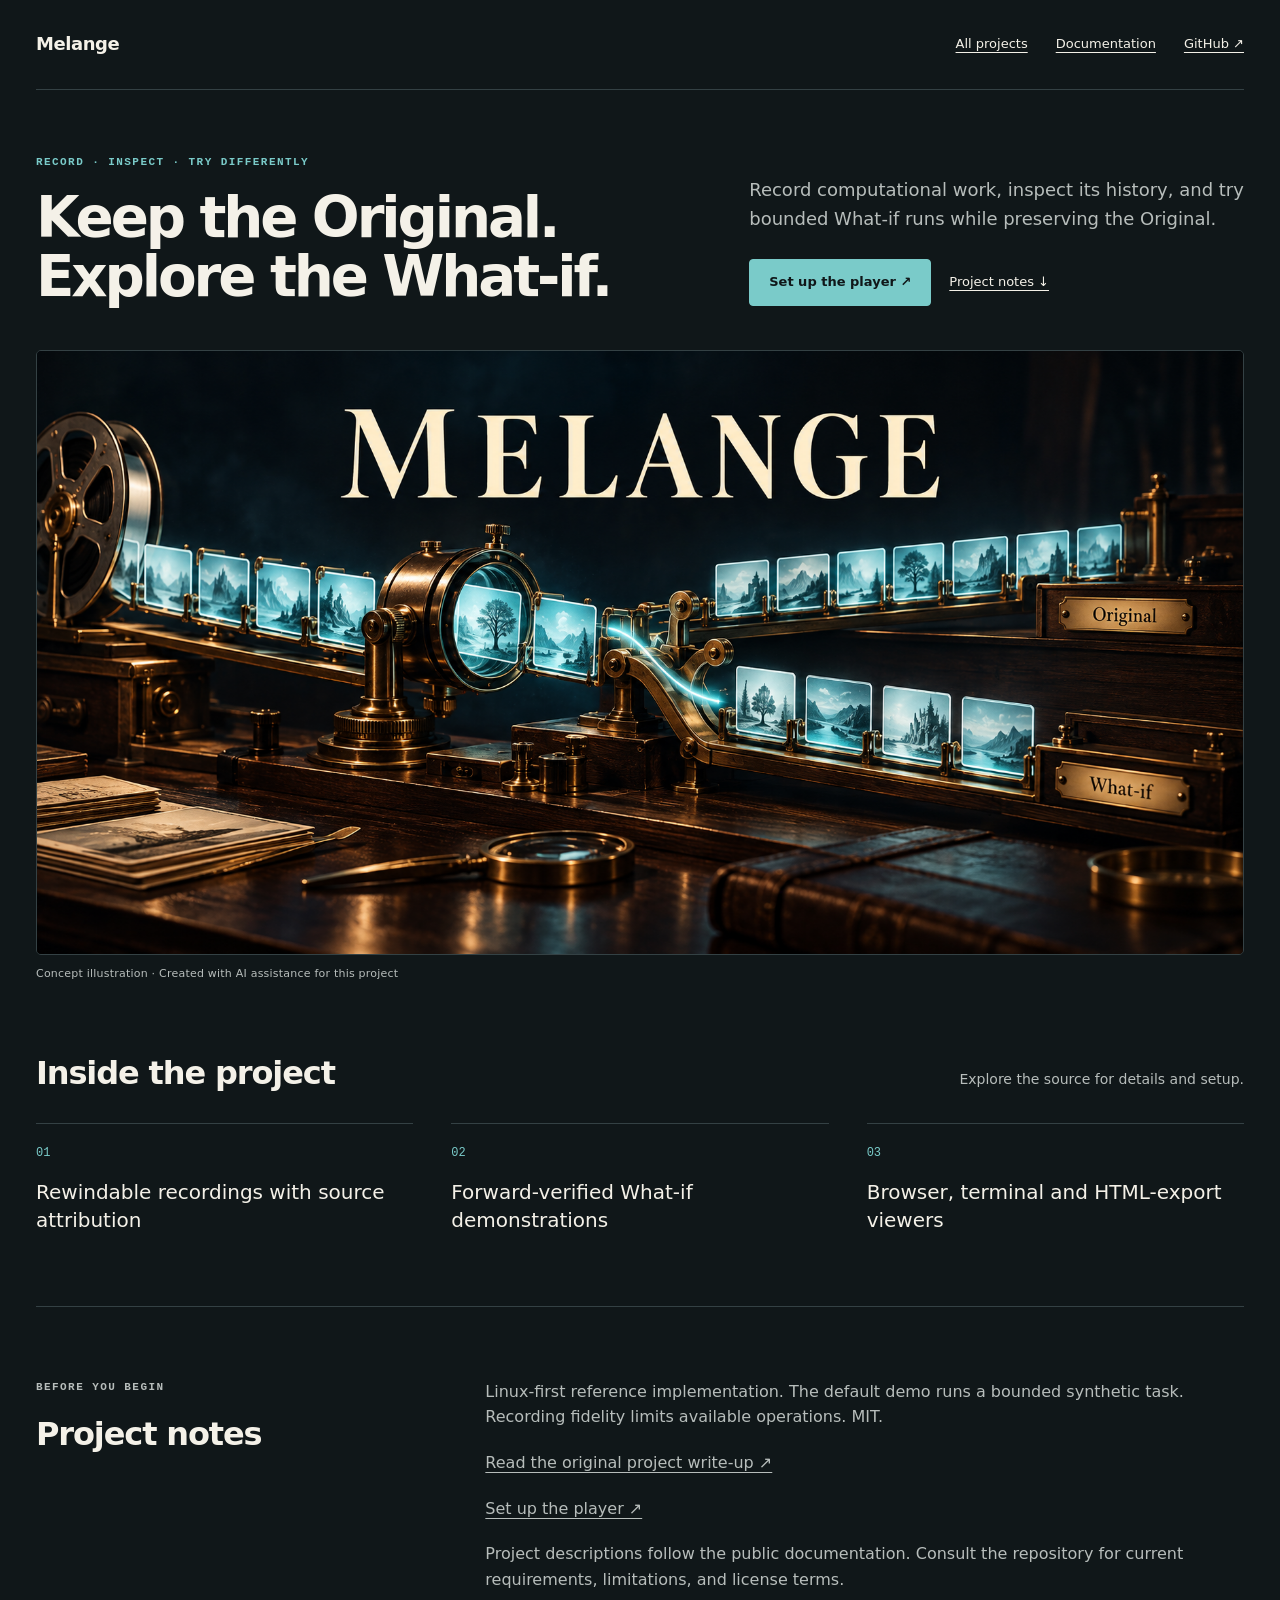
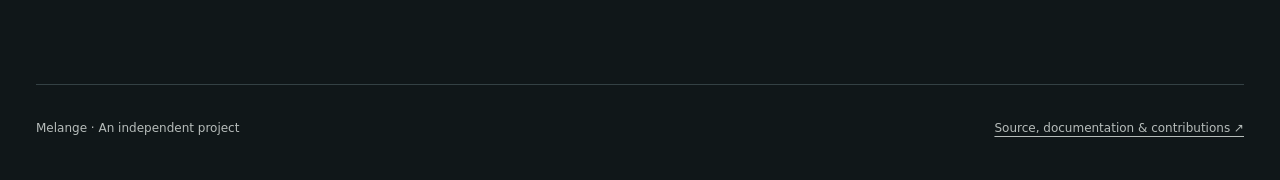
<file: index.html>
<!doctype html>
<html lang="en"><head><meta charset="utf-8"><meta name="viewport" content="width=device-width,initial-scale=1">
<title>Melange · Keep the Original. Explore the What-if.</title>
<meta name="description" content="Record computational work, inspect its history, and try bounded What-if runs while preserving the Original."><meta name="theme-color" content="#101719">
<link rel="canonical" href="https://lewfkrad.github.io/melange/"><meta property="og:title" content="Melange"><meta property="og:description" content="Record computational work, inspect its history, and try bounded What-if runs while preserving the Original.">
<meta property="og:type" content="website"><meta property="og:url" content="https://lewfkrad.github.io/melange/"><meta property="og:image" content="https://lewfkrad.github.io/melange/hero.png">
<meta name="twitter:card" content="summary_large_image"><style>
:root{--bg:#101719;--panel:#172024;--ink:#f4f1e8;--muted:#b7bdbb;--line:#344144;--accent:#aacbbb;color-scheme:dark}
*{box-sizing:border-box}html{scroll-behavior:smooth}body{margin:0;background:var(--bg);color:var(--ink);font-family:Inter,ui-sans-serif,system-ui,-apple-system,"Segoe UI",sans-serif;line-height:1.6}
body.light{--bg:#f5f2e9;--panel:#ebe8de;--ink:#202c29;--muted:#52605a;--line:#cfd4ca;color-scheme:light}
a{color:inherit;text-underline-offset:4px}a:hover{color:var(--accent)}a:focus-visible,input:focus-visible{outline:3px solid var(--accent);outline-offset:5px}
.skip{position:absolute;top:-100px;left:20px;background:var(--ink);color:var(--bg);padding:10px;z-index:5}.skip:focus{top:12px}
.wrap{width:min(1240px,calc(100% - 72px));margin:auto}nav{min-height:90px;display:flex;align-items:center;justify-content:space-between;gap:30px;border-bottom:1px solid var(--line)}
.brand{font-weight:750;letter-spacing:-.025em;font-size:18px;text-decoration:none}.navlinks{display:flex;gap:28px;font-size:13px;white-space:nowrap}
.opening{display:grid;grid-template-columns:1.3fr 1fr;gap:70px;align-items:end;padding:64px 0 44px}.eyebrow{font:600 11px/1.5 ui-monospace,monospace;letter-spacing:.13em;text-transform:uppercase;color:var(--accent);margin:0 0 17px}
h1{font-size:clamp(35px,4.4vw,67px);font-weight:550;line-height:1.05;letter-spacing:-.055em;margin:0;max-width:20ch}.light h1{font-family:Georgia,"Times New Roman",serif;font-weight:400;letter-spacing:-.04em}
.lead{font-size:18px;line-height:1.65;margin:0 0 25px;color:var(--muted);max-width:48ch}.actions{display:flex;align-items:center;flex-wrap:wrap;gap:18px}
.button{display:inline-block;padding:12px 19px;border:1px solid var(--accent);background:var(--accent);color:var(--bg);font-weight:650;font-size:13px;text-decoration:none;border-radius:4px}.button:hover{background:var(--ink);border-color:var(--ink);color:var(--bg)}
.secondary{font-size:13px}.art{margin:0}.art img{display:block;width:100%;height:auto;max-height:660px;object-fit:contain;background:var(--panel);border:1px solid var(--line);border-radius:5px}
figcaption{font-size:11px;color:var(--muted);margin-top:10px;letter-spacing:.02em}.section{padding:72px 0;border-bottom:1px solid var(--line)}.sectionhead{display:flex;justify-content:space-between;gap:35px;align-items:baseline;margin-bottom:30px}
h2{font-size:32px;line-height:1.2;font-weight:550;letter-spacing:-.035em;margin:0}.sectionhead p{color:var(--muted);font-size:14px;margin:0}
.capabilities{list-style:none;padding:0;margin:0;display:grid;grid-template-columns:repeat(3,1fr);gap:38px}.capabilities li{padding-top:22px;border-top:1px solid var(--line);font-size:20px;line-height:1.4}.num{display:block;font:12px ui-monospace,monospace;color:var(--accent);margin-bottom:18px}
.notes{display:grid;grid-template-columns:1fr 2fr;gap:70px}.notes p{margin:0 0 20px;color:var(--muted);max-width:75ch}.notes strong{color:var(--ink)}
footer{padding:34px 0 42px;display:flex;justify-content:space-between;gap:25px;font-size:12px;color:var(--muted)}
.directory{display:grid;grid-template-columns:repeat(3,1fr);gap:0 34px}.project{padding:25px 0;border-top:1px solid var(--line);text-decoration:none}.project h3{margin:6px 0 8px;font-size:20px;letter-spacing:-.03em}.project p{margin:0;color:var(--muted);font-size:13px}.project .eyebrow{font-size:9px}
@media(max-width:850px){.wrap{width:calc(100% - 40px)}.opening{gap:30px;padding:40px 0 32px}.lead{font-size:16px}.notes{gap:30px}.directory{grid-template-columns:repeat(2,1fr)}.navlinks{gap:16px}}
@media(max-width:620px){nav{min-height:76px;gap:16px;align-items:flex-start;padding:22px 0}.brand{font-size:15px;max-width:55%}.navlinks{gap:14px;font-size:12px}.navlinks .all{display:none}.opening{grid-template-columns:1fr;gap:24px}.lead{margin-bottom:20px}.section{padding:42px 0}.sectionhead{display:block}.sectionhead p{margin-top:12px}h2{font-size:27px}.capabilities{grid-template-columns:1fr;gap:23px}.capabilities li{font-size:20px;display:grid;grid-template-columns:36px 1fr;gap:12px}.num{margin:6px 0 0}.notes{grid-template-columns:1fr;gap:22px}.directory{grid-template-columns:1fr}footer{display:block}footer a{display:inline-block;margin-top:12px}}
@media(prefers-reduced-motion:reduce){html{scroll-behavior:auto}}
</style></head>
<body class="dark" style="--accent:#7acbc9"><a class="skip" href="#main">Skip to content</a>
<div class="wrap"><nav aria-label="Main navigation"><a class="brand" href="./">Melange</a><div class="navlinks"><a class="all" href="https://github.com/lEWFkRAD">All projects</a><a href="https://github.com/lEWFkRAD/melange/blob/main/service/README.md">Documentation</a><a href="https://github.com/lEWFkRAD/melange">GitHub ↗</a></div></nav>
<main id="main"><section class="opening" aria-labelledby="headline"><div><p class="eyebrow">Record · Inspect · Try differently</p><h1 id="headline">Keep the Original. Explore the What-if.</h1></div><div><p class="lead">Record computational work, inspect its history, and try bounded What-if runs while preserving the Original.</p><div class="actions"><a class="button" href="https://github.com/lEWFkRAD/melange/blob/main/service/README.md">Set up the player ↗</a><a class="secondary" href="#details">Project notes ↓</a></div></div></section>
<figure class="art"><img src="hero.png" alt="Melange — concept illustration · created with ai assistance for this project" fetchpriority="high"><figcaption>Concept illustration · Created with AI assistance for this project</figcaption></figure>

<section class="section"><div class="sectionhead"><h2>Inside the project</h2><p>Explore the source for details and setup.</p></div>
<ol class="capabilities"><li><span class="num">01</span><span>Rewindable recordings with source attribution</span></li><li><span class="num">02</span><span>Forward-verified What-if demonstrations</span></li><li><span class="num">03</span><span>Browser, terminal and HTML-export viewers</span></li></ol></section>
<section class="section notes" id="details"><div><p class="eyebrow">Before you begin</p><h2>Project notes</h2></div><div><p>Linux-first reference implementation. The default demo runs a bounded synthetic task. Recording fidelity limits available operations. MIT.</p><p><a href="https://melange.hatch.gg">Read the original project write-up ↗</a></p><p><a href="https://github.com/lEWFkRAD/melange/blob/main/service/README.md">Set up the player ↗</a></p><p>Project descriptions follow the public documentation. Consult the repository for current requirements, limitations, and license terms.</p></div></section></main>
<footer><span>Melange · An independent project</span><a href="https://github.com/lEWFkRAD/melange">Source, documentation & contributions ↗</a></footer></div></body></html>
</file>
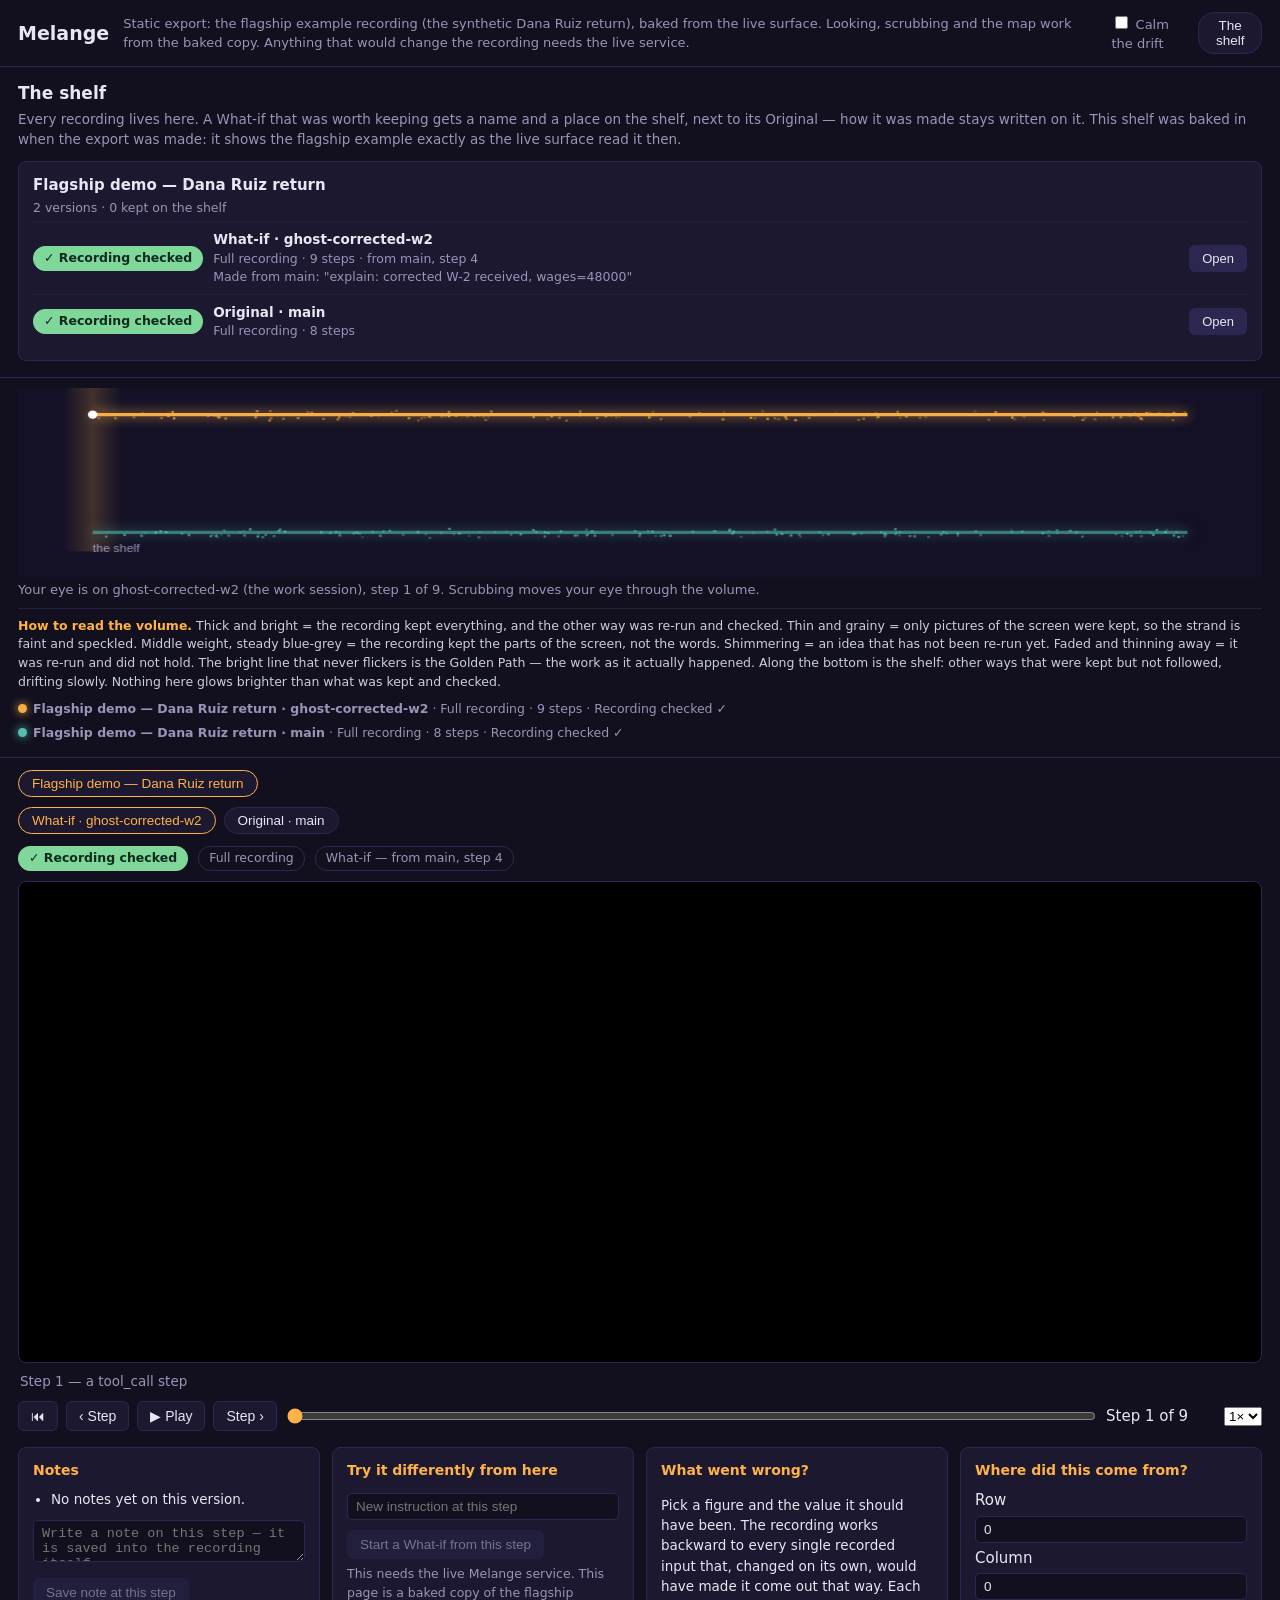
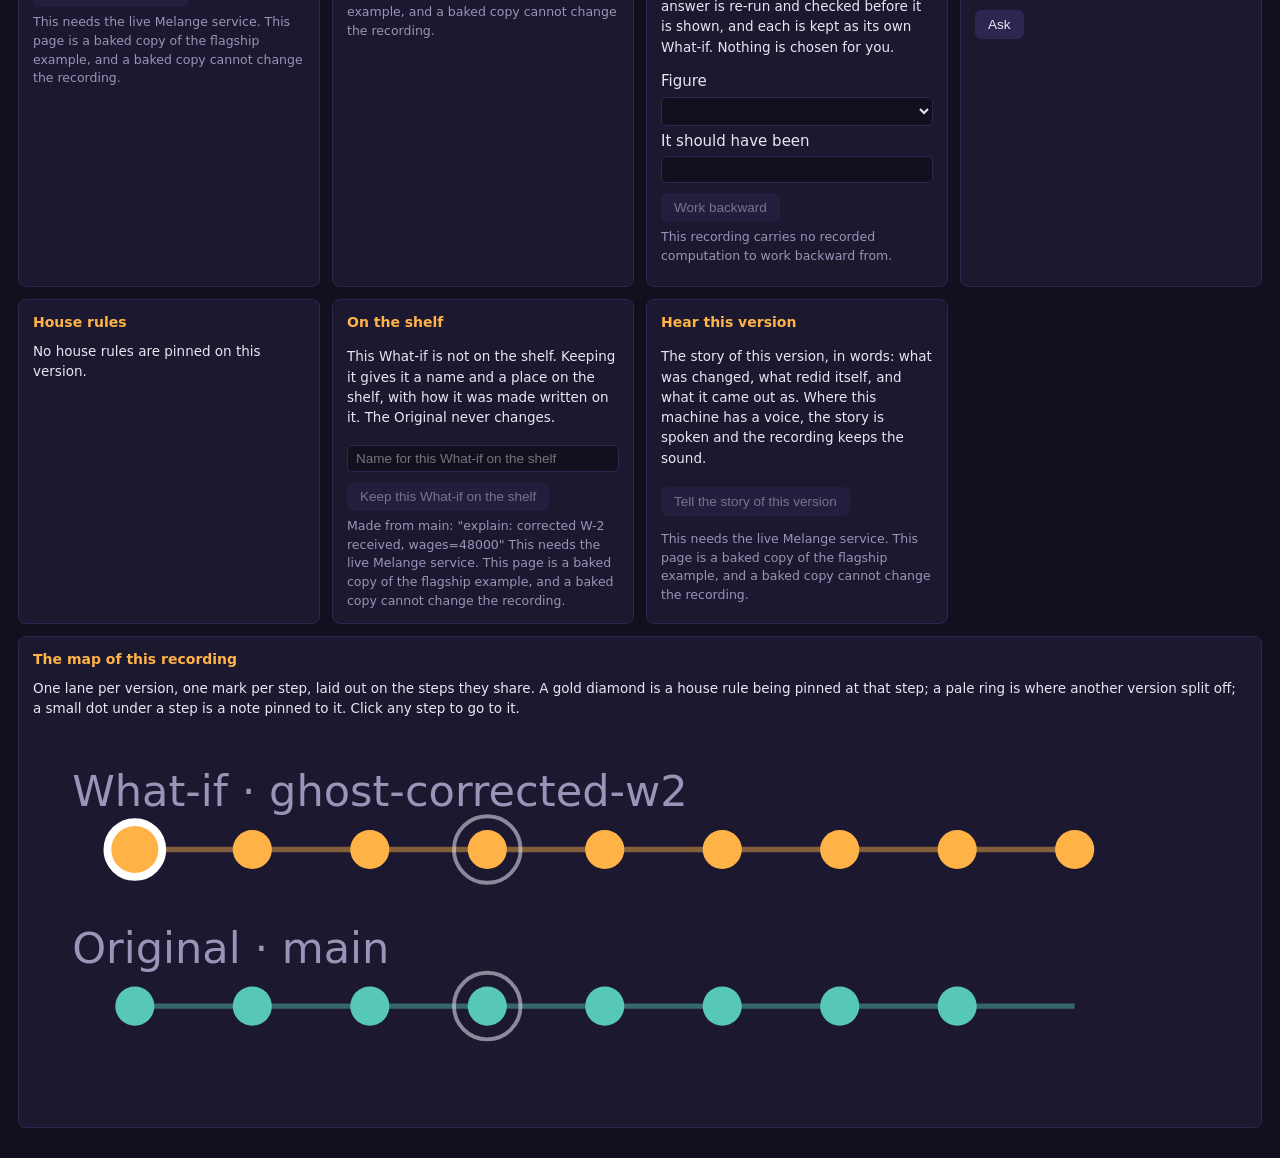
<file: surface-export/index.html>
<!DOCTYPE html>
<html lang="en">
<head>
<meta charset="utf-8">
<title>Melange: the flagship example (static export)</title>
<style>
  :root { --bg:#12101f; --panel:#1b1830; --ink:#e8e6f2; --dim:#9a94b8;
          --spice:#ffb347; --acc:#57c7b8; --bad:#e0655f; --line:#2c2750; }
  * { box-sizing:border-box; }
  body { margin:0; background:var(--bg); color:var(--ink);
         font:15px/1.5 "Segoe UI", system-ui, sans-serif; }
  header { display:flex; align-items:center; gap:14px; padding:12px 18px;
           border-bottom:1px solid var(--line); }
  header h1 { font-size:19px; margin:0; font-weight:600; }
  header .sub { color:var(--dim); font-size:13px; }
  .calm { margin-left:auto; color:var(--dim); font-size:13px; cursor:pointer; user-select:none; }
  .calm input { accent-color:var(--spice); }
  #unreachable { margin:26px 18px; padding:16px; border:1px solid var(--bad);
                 border-radius:8px; color:#f0c4c1; background:#2a1622; }
  #volume-wrap { padding:10px 18px 4px; border-bottom:1px solid var(--line); }
  #vol-canvas { width:100%; height:190px; display:block; }
  #vol-pov { color:var(--dim); font-size:13px; margin-top:2px; }
  .vol-legend { border-top:1px solid #241f3a; margin-top:8px; padding-top:8px;
                font-size:12.5px; color:#c9cede; }
  .vol-legend b { color:var(--spice); font-weight:600; }
  #vol-strands { display:flex; flex-wrap:wrap; gap:6px 18px; padding:8px 0 10px;
                 font-size:12.5px; color:var(--dim); }
  .dotp { display:inline-block; width:9px; height:9px; border-radius:50%; margin-right:6px; }
  nav#tabs { display:flex; gap:8px; padding:12px 18px 0; flex-wrap:wrap; }
  nav#tabs button, #versions button { background:var(--panel); color:var(--ink);
    border:1px solid var(--line); border-radius:16px; padding:5px 13px; cursor:pointer; font-size:13.5px; }
  nav#tabs button.on, #versions button.on { border-color:var(--spice); color:var(--spice); }
  #versions { display:flex; gap:8px; padding:10px 18px 0; flex-wrap:wrap; }
  main { padding:12px 18px 30px; }
  #bar { display:flex; gap:10px; align-items:center; flex-wrap:wrap; margin-bottom:10px; }
  .chip { border:1px solid var(--line); border-radius:12px; padding:2px 10px; font-size:12.5px; color:var(--dim); }
  .chip.seal-ok { color:#0e2a1e; background:#7fd79a; border-color:#7fd79a; font-weight:600; }
  .chip.seal-bad { color:#fff; background:var(--bad); border-color:var(--bad); font-weight:600; }
  #viewer { background:#000; border:1px solid var(--line); border-radius:8px;
            min-height:200px; display:flex; align-items:center; justify-content:center; overflow:auto; }
  #viewer img { max-width:100%; display:block; }
  #viewer pre { margin:0; padding:14px; font:13px/1.45 Consolas, monospace; color:#d7f5d0;
                width:100%; white-space:pre-wrap; }
  #viewer table { border-collapse:collapse; margin:14px; font-size:14px; }
  #viewer td, #viewer th { border:1px solid var(--line); padding:5px 12px; text-align:left; }
  #viewer td.val { text-align:right; font-variant-numeric:tabular-nums; color:var(--spice); }
  #caption { color:var(--dim); font-size:13.5px; margin:8px 2px 0; min-height:20px; }
  #transport { display:flex; gap:8px; align-items:center; margin-top:10px; flex-wrap:wrap; }
  #transport button { background:var(--panel); color:var(--ink); border:1px solid var(--line);
    border-radius:6px; padding:6px 12px; cursor:pointer; font-size:14px; }
  #transport button:disabled { opacity:.45; cursor:default; }
  #scrub { flex:1; min-width:140px; accent-color:var(--spice); }
  #readout { font-variant-numeric:tabular-nums; color:var(--ink); min-width:110px; }
  .panels { display:grid; grid-template-columns:repeat(auto-fit,minmax(260px,1fr)); gap:12px; margin-top:16px; }
  .panel { background:var(--panel); border:1px solid var(--line); border-radius:8px; padding:12px 14px; }
  .panel h3 { margin:0 0 8px; font-size:14px; color:var(--spice); font-weight:600; }
  .panel p, .panel li { font-size:13.5px; color:var(--ink); }
  .panel ul { margin:6px 0; padding-left:18px; }
  .panel input[type=text], .panel input[type=number], .panel select, .panel textarea {
    background:#12101f; color:var(--ink); border:1px solid var(--line); border-radius:5px;
    padding:5px 8px; font-size:13.5px; width:100%; margin:4px 0; }
  .panel button { background:#2c2750; color:var(--ink); border:1px solid var(--line);
    border-radius:6px; padding:6px 12px; cursor:pointer; font-size:13.5px; margin-top:6px; }
  .panel button:disabled { opacity:.45; cursor:default; }
  .refusal, #refusal { color:#f0c4c1; font-size:13.5px; margin-top:8px; white-space:pre-wrap; }
  .ok-note { color:#7fd79a; font-size:13.5px; margin-top:8px; white-space:pre-wrap; }
  .locked-why { color:var(--dim); font-size:12.5px; margin-top:6px; }
  header button { background:var(--panel); color:var(--ink); border:1px solid var(--line);
    border-radius:16px; padding:5px 13px; cursor:pointer; font-size:13.5px; }
  #shelf-view { padding:14px 18px 4px; border-bottom:1px solid var(--line); }
  #shelf-view h2 { margin:0 0 2px; font-size:17px; font-weight:600; }
  #shelf-view .lede { color:var(--dim); font-size:13.5px; margin:0 0 12px; }
  .shelf-card { background:var(--panel); border:1px solid var(--line); border-radius:8px;
    padding:12px 14px; margin-bottom:12px; }
  .shelf-card h3 { margin:0 0 2px; font-size:15px; color:var(--ink); font-weight:600; }
  .shelf-card .meta { color:var(--dim); font-size:12.5px; margin-bottom:4px; }
  .shelf-row { display:flex; gap:10px; align-items:center; flex-wrap:wrap;
    padding:7px 0; border-top:1px solid #241f3a; font-size:13.5px; }
  .shelf-row .grow { flex:1; min-width:220px; }
  .shelf-row button { background:#2c2750; color:var(--ink); border:1px solid var(--line);
    border-radius:6px; padding:5px 12px; cursor:pointer; font-size:13px; }
  .kept-name { color:var(--spice); font-weight:600; }
  .prov { color:var(--dim); font-size:12.5px; display:block; }
  #panel-map { grid-column:1 / -1; }
  #map-box svg { width:100%; height:auto; display:block; }
  #map-box .lane-label { fill:var(--dim); font-size:11px; }
  audio.narr { width:100%; margin-top:8px; }
</style>
</head>
<body>
<header>
  <h1>Melange</h1>
  <span class="sub">Static export: the flagship example recording (the synthetic Dana Ruiz return), baked from the live surface. Looking, scrubbing and the map work from the baked copy. Anything that would change the recording needs the live service.</span>
  <label class="calm"><input type="checkbox" id="calm"> Calm the drift</label>
  <button id="btn-shelf">The shelf</button>
</header>

<section id="shelf-view" hidden>
  <h2>The shelf</h2>
  <p class="lede">Every recording lives here. A What-if that was worth
  keeping gets a name and a place on the shelf, next to its Original —
  how it was made stays written on it. This shelf was baked in
  when the export was made: it shows the flagship example exactly
  as the live surface read it then.</p>
  <div id="shelf-cards"></div>
</section>

<div id="unreachable" hidden>
  <b>The baked example did not load.</b><br>
  This static export carries one recording, the flagship example,
  baked into the page's own data file. If you can see this, that
  data did not load. The live service (service/run.sh) shows every
  recording on the shelf.
</div>

<section id="volume-wrap" hidden>
  <canvas id="vol-canvas" width="1100" height="190"></canvas>
  <div id="vol-pov"></div>
  <div class="vol-legend" id="vol-legend"></div>
  <div id="vol-strands"></div>
</section>

<nav id="tabs"></nav>
<div id="versions"></div>

<main id="surface" hidden>
  <div id="bar">
    <span class="chip" id="seal"></span>
    <span class="chip" id="kind-badge"></span>
    <span class="chip" id="fork-badge" hidden></span>
  </div>
  <div id="viewer"></div>
  <div id="caption"></div>
  <div id="transport">
    <button id="btn-first" title="First step">⏮</button>
    <button id="btn-back" title="Step back">‹ Step</button>
    <button id="btn-play">▶ Play</button>
    <button id="btn-fwd" title="Step forward">Step ›</button>
    <input type="range" id="scrub" min="1" value="1">
    <span id="readout">Step – of –</span>
    <select id="speed"><option value="1">1×</option><option value="2">2×</option><option value="4">4×</option></select>
  </div>

  <div class="panels">
    <div class="panel" id="panel-notes">
      <h3>Notes</h3>
      <ul id="notes-list"></ul>
      <textarea id="note-text" rows="2" placeholder="Write a note on this step — it is saved into the recording itself"></textarea>
      <button id="btn-note">Save note at this step</button>
      <div class="locked-why" id="note-lock" hidden></div>
    </div>

    <div class="panel" id="panel-fork">
      <h3>Try it differently from here</h3>
      <input type="text" id="fork-note" placeholder="New instruction at this step">
      <button id="btn-fork">Start a What-if from this step</button>
      <div class="locked-why" id="fork-lock" hidden></div>
      <div id="refusal"></div>
    </div>

    <div class="panel" id="panel-clamp" hidden>
      <h3>Change this step</h3>
      <p>Like fixing a cell in a spreadsheet. The steps after it redo themselves. The original never changes.</p>
      <label>Cell <select id="clamp-cell"></select></label>
      <label>New value <input type="number" id="clamp-value"></label>
      <button id="btn-clamp">Make the What-if</button>
      <div class="locked-why" id="clamp-lock" hidden></div>
      <div class="ok-note" id="clamp-ok"></div>
    </div>

    <div class="panel" id="panel-explain" hidden>
      <h3>What went wrong?</h3>
      <p>Pick a figure and the value it should have been. The recording
      works backward to every single recorded input that, changed on
      its own, would have made it come out that way. Each answer is
      re-run and checked before it is shown, and each is kept as its
      own What-if. Nothing is chosen for you.</p>
      <label>Figure <select id="explain-target"></select></label>
      <label>It should have been <input type="number" id="explain-desired"></label>
      <button id="btn-explain">Work backward</button>
      <div class="locked-why" id="explain-lock" hidden></div>
      <ul id="explain-list"></ul>
      <div class="ok-note" id="explain-none"></div>
    </div>

    <div class="panel" id="panel-wf" hidden>
      <h3>Where did this come from?</h3>
      <label>Row <input type="number" id="wf-row" value="0" min="0"></label>
      <label>Column <input type="number" id="wf-col" value="0" min="0"></label>
      <button id="btn-wf">Ask</button>
      <p id="wf-out"></p>
    </div>

    <div class="panel" id="panel-rules">
      <h3>House rules</h3>
      <ul id="rules-list"></ul>
      <p id="rules-none" class="locked-why">No house rules are pinned on this version.</p>
    </div>

    <div class="panel" id="panel-shelf">
      <h3>On the shelf</h3>
      <p id="shelf-status"></p>
      <div id="shelf-keep" hidden>
        <input type="text" id="shelf-name" placeholder="Name for this What-if on the shelf">
        <button id="btn-promote">Keep this What-if on the shelf</button>
      </div>
      <button id="btn-demote" hidden>Take this What-if off the shelf</button>
      <div class="locked-why" id="shelf-note"></div>
    </div>

    <div class="panel" id="panel-hear">
      <h3>Hear this version</h3>
      <p>The story of this version, in words: what was changed, what
      redid itself, and what it came out as. Where this machine has a
      voice, the story is spoken and the recording keeps the sound.</p>
      <button id="btn-narrate">Tell the story of this version</button>
      <p id="narr-script"></p>
      <div id="narr-audio"></div>
      <div class="locked-why" id="narr-note"></div>
    </div>

    <div class="panel" id="panel-map">
      <h3>The map of this recording</h3>
      <p class="locked-why">One lane per version, one mark per step, laid
      out on the steps they share. A gold diamond is a house rule being
      pinned at that step; a pale ring is where another version split
      off; a small dot under a step is a note pinned to it. Click any
      step to go to it.</p>
      <div id="map-box"></div>
    </div>
  </div>
</main>

<script src="baked-data.js"></script>
<script>
// Static export fetch shim: answers the surface's /api reads from
// the baked responses in baked-data.js, and refuses every write with
// the live-service sentence. Installed before the page script runs.
(function () {
  const B = window.MELANGE_BAKED;
  const LIVE = "This needs the live Melange service. This page is a baked copy of the flagship example, and a baked copy cannot change the recording.";
  const jr = (obj, status) => new Response(JSON.stringify(obj), {
    status: status || 200,
    headers: { 'Content-Type': 'application/json' } });
  const nativeFetch = window.fetch.bind(window);
  window.fetch = function (input, opts) {
    const raw = typeof input === 'string' ? input : input.url;
    const method = ((opts && opts.method) ||
      (typeof input !== 'string' && input.method) || 'GET').toUpperCase();
    if (!raw.startsWith('/api/')) return nativeFetch(input, opts);
    if (method !== 'GET')
      return Promise.resolve(jr({ error: LIVE }, 403));
    const q = raw.indexOf('?');
    const path = q < 0 ? raw : raw.slice(0, q);
    const query = new URLSearchParams(q < 0 ? '' : raw.slice(q + 1));
    const seg = path.split('/').filter(Boolean)
      .map(decodeURIComponent);
    try {
      if (path === '/api/health') return Promise.resolve(
        jr({ ok: true, stores: B.stores.length, static_export: true }));
      if (path === '/api/stores') return Promise.resolve(jr(B.stores));
      if (path === '/api/shelf') return Promise.resolve(jr(B.shelf));
      if (seg[0] === 'api' && seg[1] === 'store' && seg[3] === 'branch') {
        if (!B.stores.some(s => s.id === seg[2]))
          throw new Error('not in this static export');
        const detail = B.details[seg[4]];
        if (!detail) throw new Error('not in this static export');
        if (seg.length === 5) return Promise.resolve(jr(detail));
        if (seg.length === 6 && seg[5] === 'map')
          return Promise.resolve(jr(B.map));
        if (seg.length === 7 && seg[5] === 'step') {
          const step = (B.steps[seg[4]] || {})[seg[6]];
          if (!step) throw new Error('not in this static export');
          return Promise.resolve(jr(step));
        }
        if (seg.length === 7 && seg[5] === 'wherefrom') {
          const n = seg[6];
          const row = +(query.get('row') || 0);
          const col = +(query.get('col') || 0);
          const g = (B.wherefrom[seg[4]] || {})[n];
          let entry = B.wherefrom_blank;
          if (g && g.grid[row] && g.grid[row][col] !== undefined)
            entry = g.table[g.grid[row][col]];
          const step = (B.steps[seg[4]] || {})[n] || {};
          return Promise.resolve(jr(Object.assign(
            { step: +n, event_id: step.event_id }, entry)));
        }
      }
      throw new Error('not in this static export');
    } catch (e) {
      return Promise.resolve(jr({ error: e.message }, 404));
    }
  };
})();
</script>
<script>
'use strict';
const $ = s => document.querySelector(s);
const esc = s => String(s == null ? '' : s).replace(/[&<>"']/g,
  c => ({'&':'&amp;','<':'&lt;','>':'&gt;','"':'&quot;',"'":'&#39;'}[c]));
const KIND = { 'native': 'Full recording', 'structure': 'Outline recording',
               'screen-only': 'Video-only recording' };
const INPUT_CELLS = ['wages', 'withholding', 'other_income', 'threshold_limit'];

const state = { stores: [], storeId: null, branch: null, detail: null,
                step: 1, playing: false, timer: 0, speed: 1, calm: false,
                meta: [], cache: {} };

// =====================================================================
// The spice mapping — copied verbatim from the player v3 surface.
// One pure function turns what a recording kept (its fidelity) and a
// branch's checking state into how its strand looks: density,
// thickness, glow, grain. Nothing glows that the keeping does not
// support; nothing is steady until it re-executes and holds.
// =====================================================================
const FIDELITY_ORDER = { 'screen-only': 0, 'structure': 1, 'native': 2 };
function visualParams(fidelity, vstate) {
  const base = {
    'native':      { density: 1.00, thickness: 3.4, glow: 1.00, grain: 0.05, alpha: 0.96 },
    'structure':   { density: 0.55, thickness: 2.1, glow: 0.45, grain: 0.35, alpha: 0.78 },
    'screen-only': { density: 0.26, thickness: 1.1, glow: 0.14, grain: 0.85, alpha: 0.55 }
  }[fidelity] || { density: 0.26, thickness: 1.1, glow: 0.14, grain: 0.85, alpha: 0.55 };
  const check = {
    'verified':  { stability: 1.00, flicker: 0.00, alphaMul: 1.00, taper: 1.00 },
    'candidate': { stability: 0.45, flicker: 0.65, alphaMul: 0.80, taper: 0.80 },
    'failed':    { stability: 0.15, flicker: 0.25, alphaMul: 0.35, taper: 0.22 }
  }[vstate || 'verified'];
  return { density: base.density, thickness: base.thickness, glow: base.glow,
           grain: base.grain, alpha: base.alpha * check.alphaMul,
           stability: check.stability, flicker: check.flicker, taper: check.taper,
           order: FIDELITY_ORDER[fidelity] };
}
const STRAND_COLORS = ['#ffb347', '#57c7b8', '#8fa3c4', '#c9a7ff', '#aab4c8', '#e0a458'];

// ---------------- API ----------------
async function api(path, opts) {
  const r = await fetch(path, opts);
  let data = null;
  try { data = await r.json(); } catch (e) { /* frame bytes etc. */ }
  if (!r.ok) { const err = new Error((data && data.error) || ('HTTP ' + r.status));
               err.status = r.status; err.data = data; throw err; }
  return data;
}
const branchURL = (step) => '/api/store/' + encodeURIComponent(state.storeId) +
  '/branch/' + encodeURIComponent(state.branch) + (step || '');

// ---------------- boot ----------------
async function boot() {
  let stores;
  try { stores = await api('/api/stores'); }
  catch (e) { $('#unreachable').hidden = false; return; }
  state.stores = stores;
  $('#volume-wrap').hidden = false;
  renderLegend(); renderTabs();
  await renderShelf();
  if (stores.length) {
    const first = stores[0];
    await selectStore(first.id, first.branches[0] && first.branches[0].name);
  }
}

function renderLegend() {
  $('#vol-legend').innerHTML =
    '<b>How to read the volume.</b> ' +
    'Thick and bright = the recording kept everything, and the other way was re-run and checked. ' +
    'Thin and grainy = only pictures of the screen were kept, so the strand is faint and speckled. ' +
    'Middle weight, steady blue-grey = the recording kept the parts of the screen, not the words. ' +
    'Shimmering = an idea that has not been re-run yet. ' +
    'Faded and thinning away = it was re-run and did not hold. ' +
    'The bright line that never flickers is the Golden Path — the work as it actually happened. ' +
    'Along the bottom is the shelf: other ways that were kept but not followed, drifting slowly. ' +
    'Nothing here glows brighter than what was kept and checked.';
}

function renderTabs() {
  $('#tabs').innerHTML = state.stores.map(s =>
    '<button data-store="' + esc(s.id) + '"' +
    (s.id === state.storeId ? ' class="on"' : '') + '>' + esc(s.label) + '</button>').join('');
  for (const b of $('#tabs').querySelectorAll('button'))
    b.onclick = () => { const st = state.stores.find(x => x.id === b.dataset.store);
                        selectStore(st.id, st.branches[0] && st.branches[0].name); };
}

function renderVersions() {
  const st = state.stores.find(x => x.id === state.storeId);
  $('#versions').innerHTML = st.branches.map(b =>
    '<button data-branch="' + esc(b.name) + '"' +
    (b.name === state.branch ? ' class="on"' : '') + '>' +
    esc(b.fork ? 'What-if · ' + b.name : 'Original · ' + b.name) + '</button>').join('');
  for (const b of $('#versions').querySelectorAll('button'))
    b.onclick = () => selectBranch(b.dataset.branch);
}

async function selectStore(id, branch) {
  state.storeId = id; stopPlay();
  renderTabs();
  if (branch) await selectBranch(branch); else renderVersions();
}

async function selectBranch(name) {
  state.branch = name; state.cache = {}; state.meta = []; stopPlay();
  renderVersions();
  let detail;
  try { detail = await api(branchURL()); }
  catch (e) { $('#caption').textContent = 'Could not open this version: ' + e.message; return; }
  state.detail = detail;
  $('#surface').hidden = false;
  const seal = $('#seal');
  if (detail.seal) { seal.className = 'chip seal-ok'; seal.textContent = '✓ Recording checked'; }
  else { seal.className = 'chip seal-bad'; seal.textContent = '✗ This recording does not check out'; }
  $('#kind-badge').textContent = KIND[detail.fidelity] || detail.fidelity;
  const fb = $('#fork-badge');
  if (detail.fork) { fb.hidden = false;
    fb.textContent = 'What-if — from ' + detail.fork.parent_branch + ', step ' + detail.fork.split_step; }
  else fb.hidden = true;
  // fidelity locks, in the design's own sentences
  const lock = (panelBtn, lockEl, op) => {
    const why = detail.refusals[op];
    $(panelBtn).disabled = !!why;
    const el = $(lockEl);
    if (why) { el.hidden = false; el.textContent = why; } else el.hidden = true;
  };
  lock('#btn-note', '#note-lock', 'annotate');
  lock('#btn-fork', '#fork-lock', 'fork');
  const comp = detail.computation;
  $('#panel-clamp').hidden = !(detail.kind === 'workbook' ||
    (detail.kind === 'session' && comp));
  if (detail.kind === 'session' && comp) {
    $('#clamp-cell').innerHTML = Object.keys(comp.inputs).map(p =>
      '<option>' + esc(p) + '</option>').join('');
    lock('#btn-clamp', '#clamp-lock', 'clamp');
  }
  $('#panel-explain').hidden = detail.kind !== 'session';
  if (detail.kind === 'session') {
    const exLock = $('#explain-lock');
    if (comp) {
      $('#explain-target').innerHTML = Object.keys(comp.figures).map(p =>
        '<option>' + esc(p) + '</option>').join('');
      lock('#btn-explain', '#explain-lock', 'clamp');
    } else {
      $('#btn-explain').disabled = true;
      exLock.hidden = false;
      exLock.textContent = 'This recording carries no recorded computation to work backward from.';
    }
    $('#explain-list').innerHTML = '';
    $('#explain-none').textContent = '';
  }
  $('#panel-wf').hidden = !(detail.caps.includes('provenance') && detail.kind === 'session');
  const scrub = $('#scrub');
  scrub.max = detail.steps; scrub.value = 1;
  renderNotes(); renderRules();
  renderShelfPanel(); renderNarration();
  state.mapData = null; renderMap();
  if (detail.kind === 'video') {
    state.meta = await Promise.all(Array.from({length: detail.steps}, (_, i) =>
      api(branchURL('/step/' + (i + 1) + '?meta=1')).catch(() => ({ts: i}))));
    state.stepIndex = {};
    state.meta.forEach((m, i) => { if (m && m.event_id) state.stepIndex[m.event_id] = i + 1; });
    renderNotes();
  }
  if (detail.kind === 'workbook') {
    const last = await api(branchURL('/step/' + detail.steps));
    const cells = INPUT_CELLS.filter(c => last.values && c in last.values);
    $('#clamp-cell').innerHTML = cells.map(c => '<option>' + esc(c) + '</option>').join('');
  }
  drawVolume();
  await gotoStep(1);
}

function renderNotes() {
  const notes = state.detail.notes || [];
  $('#notes-list').innerHTML = notes.length
    ? notes.map(n => '<li>Step ' + esc(stepOfEvent(n.at_event)) + ' — ' + esc(n.text) + '</li>').join('')
    : '<li class="locked-why">No notes yet on this version.</li>';
}
function stepOfEvent(eventId) {
  // notes carry the event id they were pinned to; the surface shows the
  // step when it can resolve it from the fetched step list, else the id.
  const hit = (state.stepIndex || {})[eventId];
  return hit ? hit : ('event ' + eventId);
}
// ---------------- the shelf (M11) ----------------
function provText(p) {
  if (!p) return '';
  if (p.via === 'clamp' && p.detail && p.detail.clamped) {
    const what = Object.entries(p.detail.clamped)
      .map(([t, v]) => t.split('/').pop() + ' set to ' + v).join(', ');
    return 'Made by changing a step of ' + p.parent_branch + ' (' + what + ').';
  }
  if (p.via === 'explain' && p.detail && p.detail.explained) {
    return 'One answer to "what went wrong?" on ' + p.parent_branch +
      ': ' + p.detail.explained.target + ' should have been ' +
      p.detail.explained.desired + '. Re-run and checked.';
  }
  return 'Made from ' + p.parent_branch +
    (p.instruction ? ': "' + p.instruction + '"' : '.');
}

async function renderShelf() {
  let shelf;
  try { shelf = await api('/api/shelf'); } catch (e) { return; }
  state.shelf = shelf;
  $('#shelf-view').hidden = false;
  $('#shelf-cards').innerHTML = shelf.map(card => {
    const keptCount = card.branches.filter(b => b.kept && b.kept.kept).length;
    const rows = card.branches.map(b => {
      const title = b.kept && b.kept.kept
        ? '<span class="kept-name">' + esc(b.kept.name) + '</span> <span class="prov">kept What-if · ' + esc(b.name) + '</span>'
        : '<b>' + esc(b.fork ? 'What-if · ' + b.name : 'Original · ' + b.name) + '</b>';
      const facts = (KIND[b.fidelity] || b.fidelity) + ' · ' + b.steps + ' steps' +
        (b.fork ? ' · from ' + esc(b.fork.parent_branch) + ', step ' + b.fork.split_step : '') +
        (b.pin_status ? ' · Golden Path: ' + esc(b.pin_status) : '') +
        (b.narration ? ' · has a spoken story' : '');
      return '<div class="shelf-row">' +
        '<span class="chip ' + (b.seal ? 'seal-ok' : 'seal-bad') + '">' +
          (b.seal ? '✓ Recording checked' : '✗ does not check out') + '</span>' +
        '<span class="grow">' + title +
          '<span class="prov">' + facts + '</span>' +
          (b.provenance ? '<span class="prov">' + esc(provText(b.provenance)) + '</span>' : '') +
        '</span>' +
        '<button data-store="' + esc(card.id) + '" data-branch="' + esc(b.name) + '">Open</button>' +
        '</div>';
    }).join('');
    return '<div class="shelf-card"><h3>' + esc(card.label) + '</h3>' +
      '<div class="meta">' + card.branch_count + ' version' +
      (card.branch_count === 1 ? '' : 's') + ' · ' + keptCount +
      ' kept on the shelf</div>' + rows + '</div>';
  }).join('');
  for (const btn of $('#shelf-cards').querySelectorAll('button[data-branch]'))
    btn.onclick = async () => {
      await selectStore(btn.dataset.store, btn.dataset.branch);
      $('#surface').scrollIntoView({ behavior: 'smooth' });
    };
}
$('#btn-shelf').onclick = async () => {
  await renderShelf();
  $('#shelf-view').scrollIntoView({ behavior: 'smooth' });
};

function renderShelfPanel() {
  const d = state.detail; if (!d) return;
  const status = $('#shelf-status'), keep = $('#shelf-keep'),
        dem = $('#btn-demote'), note = $('#shelf-note');
  note.textContent = d.provenance ? provText(d.provenance) : '';
  if (!d.fork) {
    status.textContent = 'This is the Original — the recording itself. It is always on the shelf.';
    keep.hidden = true; dem.hidden = true;
    return;
  }
  if (d.kept && d.kept.kept) {
    status.innerHTML = 'Kept on the shelf as <span class="kept-name">' +
      esc(d.kept.name) + '</span>, next to its Original.';
    keep.hidden = true; dem.hidden = false;
  } else {
    status.textContent = 'This What-if is not on the shelf. Keeping it gives it a name and a place on the shelf, with how it was made written on it. The Original never changes.';
    keep.hidden = false; dem.hidden = true;
  }
}
$('#btn-promote').onclick = async () => {
  const name = $('#shelf-name').value.trim();
  if (!name) { $('#shelf-note').textContent = 'Give the What-if a name first.'; return; }
  try {
    const r = await api(branchURL('/promote'), { method: 'POST',
      headers: {'Content-Type': 'application/json'},
      body: JSON.stringify({name}) });
    state.detail.kept = r; $('#shelf-name').value = '';
    renderShelfPanel(); await renderShelf(); drawVolume();
  } catch (e) { $('#shelf-note').textContent = e.message; }
};
$('#btn-demote').onclick = async () => {
  try {
    const r = await api(branchURL('/demote'), { method: 'POST',
      headers: {'Content-Type': 'application/json'}, body: '{}' });
    state.detail.kept = r;
    renderShelfPanel(); await renderShelf(); drawVolume();
  } catch (e) { $('#shelf-note').textContent = e.message; }
};

// ---------------- narration (M11) ----------------
function renderNarration() {
  const n = state.detail && state.detail.narration;
  const scriptEl = $('#narr-script'), box = $('#narr-audio'), note = $('#narr-note');
  box.innerHTML = ''; note.textContent = '';
  scriptEl.textContent = n ? n.script : '';
  if (n && n.has_audio) {
    const a = document.createElement('audio');
    a.controls = true; a.className = 'narr';
    a.src = branchURL('/narration/audio');
    box.appendChild(a);
    note.textContent = 'Voice: ' + n.engine + '. The sound is kept in the recording itself.';
  } else if (n) {
    note.textContent = 'This story is words only here — no voice spoke it on this machine.';
  }
}
$('#btn-narrate').onclick = async () => {
  const note = $('#narr-note'); note.textContent = '';
  try {
    const r = await api(branchURL('/narration'), { method: 'POST',
      headers: {'Content-Type': 'application/json'}, body: '{}' });
    state.detail.narration = r;
    renderNarration();
    if (!r.has_audio) note.textContent = r.audio_note || '';
    state.mapStale = true;
  } catch (e) { note.textContent = e.message; }
};

// ---------------- the spatial map (M11) ----------------
function colorFor(branch) {
  const s = strands().find(x => x.store.id === state.storeId &&
                               x.branch.name === branch);
  return s ? s.color : '#aab4c8';
}
async function renderMap() {
  const box = $('#map-box'); if (!box || !state.branch) return;
  if (!state.mapData || state.mapStale) {
    try {
      state.mapData = await api('/api/store/' +
        encodeURIComponent(state.storeId) + '/branch/' +
        encodeURIComponent(state.branch) + '/map');
      state.mapStale = false;
    } catch (e) { box.innerHTML = ''; return; }
  }
  const map = state.mapData;
  const laneH = 40, top = 6, left = 10;
  const maxSteps = Math.max(1, ...map.lanes.map(l => l.steps.length));
  const dx = Math.max(15, Math.min(30, 1000 / maxSteps));
  const W = left * 2 + 20 + maxSteps * dx;
  const H = top * 2 + map.lanes.length * laneH + 6;
  let svg = '<svg viewBox="0 0 ' + W + ' ' + H + '" role="img" aria-label="Map of this recording">';
  for (const lane of map.lanes) {
    const li = map.lanes.indexOf(lane);
    const y = top + li * laneH + 24;
    const col = colorFor(lane.branch);
    const label = lane.kept && lane.kept.kept ? lane.kept.name
      : (lane.original ? 'Original · ' + lane.branch : 'What-if · ' + lane.branch);
    svg += '<text class="lane-label" x="' + left + '" y="' + (y - 11) + '">' +
      esc(label) + '</text>';
    svg += '<line x1="' + (left + 16) + '" y1="' + y + '" x2="' +
      (left + 16 + (maxSteps - 1) * dx) + '" y2="' + y +
      '" stroke="' + col + '" stroke-width="1.4" opacity="0.45"/>';
    for (const s of lane.steps) {
      const x = left + 16 + (s.n - 1) * dx;
      const cur = lane.branch === state.branch && s.n === state.step;
      if (s.markers.includes('checkpoint'))
        svg += '<circle cx="' + x + '" cy="' + y + '" r="8.5" fill="none" stroke="#e8e6f2" stroke-width="1" opacity="0.55"/>';
      svg += '<circle class="map-step" data-branch="' + esc(lane.branch) +
        '" data-step="' + s.n + '" cx="' + x + '" cy="' + y + '" r="' +
        (cur ? 7 : 5) + '" fill="' + col + '"' +
        (cur ? ' stroke="#fff" stroke-width="2"' : '') +
        ' style="cursor:pointer"><title>' + esc(lane.branch) +
        ' — step ' + s.n + ' (' + esc(s.kind) + ')</title></circle>';
      if (s.markers.includes('pin'))
        svg += '<rect x="' + (x - 3.5) + '" y="' + (y - 16) +
          '" width="7" height="7" transform="rotate(45 ' + x + ' ' +
          (y - 12.5) + ')" fill="#ffb347"/>';
      if (s.markers.includes('note'))
        svg += '<circle cx="' + x + '" cy="' + (y + 11) + '" r="2.2" fill="#e8e6f2"/>';
    }
  }
  svg += '</svg>';
  box.innerHTML = svg;
  for (const c of box.querySelectorAll('.map-step'))
    c.onclick = () => mapGo(c.dataset.branch, +c.dataset.step);
}
async function mapGo(branch, n) {
  if (branch === state.branch) { stopPlay(); await gotoStep(n); return; }
  await selectBranch(branch);
  await gotoStep(n);
}

function renderRules() {
  const rules = state.detail.house_rules || [];
  $('#rules-none').hidden = rules.length > 0;
  $('#rules-list').innerHTML = rules.map(r =>
    '<li><b>' + esc(r.target) + '</b> must stay ' + esc(r.pinned) +
    ' — currently ' + esc(r.current === null ? 'not computable here' : r.current) +
    ' → <b>' + esc(r.status) + '</b></li>').join('');
}

// ---------------- steps & transport ----------------
async function gotoStep(n) {
  const d = state.detail; if (!d) return;
  n = Math.max(1, Math.min(d.steps, n));
  state.step = n;
  $('#scrub').value = n;
  $('#readout').textContent = 'Step ' + n + ' of ' + d.steps;
  const viewer = $('#viewer');
  if (d.kind === 'video') {
    viewer.innerHTML = '';
    const img = new Image();
    img.alt = 'Step ' + n + ' of ' + d.steps;
    img.src = branchURL('/step/' + n);
    viewer.appendChild(img);
    const ts = state.meta[n - 1] && state.meta[n - 1].ts;
    $('#caption').textContent = ts != null ? 'Kept picture, ' + ts.toFixed(1) + 's into the recording' : '';
  } else {
    let payload = state.cache[n];
    if (!payload) { payload = await api(branchURL('/step/' + n)); state.cache[n] = payload; }
    if (!state.stepIndex) state.stepIndex = {};
    state.stepIndex[payload.event_id] = n;
    if (d.kind === 'workbook') {
      const vals = payload.values || {};
      viewer.innerHTML = '<table>' + Object.keys(vals).sort().map(k =>
        '<tr><td>' + esc(k) + '</td><td class="val">' +
        esc(vals[k] === null ? '—' : vals[k]) + '</td></tr>').join('') + '</table>';
      $('#caption').textContent = payload.label || '';
    } else if (d.kind === 'session') {
      viewer.innerHTML = '';
      const pre = document.createElement('pre');
      pre.textContent = payload.screen || '';
      viewer.appendChild(pre);
      $('#caption').textContent = 'Step ' + n + ' — a ' + (payload.event_kind || 'step') + ' step';
    } else {
      viewer.innerHTML = '';
      const pre = document.createElement('pre');
      pre.textContent = JSON.stringify(payload.parts || payload, null, 1);
      viewer.appendChild(pre);
      $('#caption').textContent = 'Step ' + n + ' — the parts of the screen at this step';
    }
  }
  drawVolume();
  renderMap();
}

function dwell() {
  const d = state.detail;
  if (d.kind === 'video') {
    const a = state.meta[state.step - 1], b = state.meta[state.step];
    const dt = a && b && b.ts != null && a.ts != null ? (b.ts - a.ts) : 0.9;
    return Math.min(3, Math.max(0.25, dt)) * 1000 / state.speed;
  }
  return 900 / state.speed;
}
function tick() {
  if (!state.playing) return;
  if (state.step >= state.detail.steps) { stopPlay(); return; }
  state.timer = setTimeout(async () => { await gotoStep(state.step + 1); tick(); }, dwell());
}
function stopPlay() {
  state.playing = false; clearTimeout(state.timer);
  const b = $('#btn-play'); if (b) b.textContent = '▶ Play';
}
$('#btn-play').onclick = () => {
  if (state.playing) { stopPlay(); return; }
  if (state.step >= state.detail.steps) gotoStep(1);
  state.playing = true; $('#btn-play').textContent = '⏸ Pause'; tick();
};
$('#btn-first').onclick = () => { stopPlay(); gotoStep(1); };
$('#btn-back').onclick = () => { stopPlay(); gotoStep(state.step - 1); };
$('#btn-fwd').onclick = () => { stopPlay(); gotoStep(state.step + 1); };
$('#scrub').oninput = e => { stopPlay(); gotoStep(+e.target.value); };
$('#speed').onchange = e => { state.speed = +e.target.value; };
document.addEventListener('keydown', e => {
  if (e.target.matches('input, textarea, select')) return;
  if (e.code === 'Space') { e.preventDefault(); $('#btn-play').click(); }
  if (e.code === 'ArrowRight') $('#btn-fwd').click();
  if (e.code === 'ArrowLeft') $('#btn-back').click();
});

// ---------------- notes / fork / clamp / where-from ----------------
$('#btn-note').onclick = async () => {
  const text = $('#note-text').value.trim(); if (!text) return;
  try {
    const r = await api(branchURL('/note'), { method: 'POST',
      headers: {'Content-Type': 'application/json'},
      body: JSON.stringify({step: state.step, text}) });
    state.detail.notes = r.notes; $('#note-text').value = ''; renderNotes();
    state.mapStale = true; renderMap();
  } catch (e) { $('#note-lock').hidden = false; $('#note-lock').textContent = e.message; }
};

$('#btn-fork').onclick = async () => {
  const out = $('#refusal'); out.textContent = '';
  try {
    const r = await api(branchURL('/fork'), { method: 'POST',
      headers: {'Content-Type': 'application/json'},
      body: JSON.stringify({step: state.step, note: $('#fork-note').value}) });
    await refreshStores(r.branch);
  } catch (e) { out.textContent = e.message; }
};

$('#btn-clamp').onclick = async () => {
  const out = $('#refusal'); out.textContent = '';
  $('#clamp-ok').textContent = '';
  const cell = $('#clamp-cell').value;
  const value = parseFloat($('#clamp-value').value);
  if (isNaN(value)) { out.textContent = 'Give the cell a number first.'; return; }
  try {
    const r = await api(branchURL('/fork'), { method: 'POST',
      headers: {'Content-Type': 'application/json'},
      body: JSON.stringify({clamp: {cell, value}}) });
    if (r.recomputed) {
      $('#clamp-ok').textContent = 'What-if made: ' + r.branch +
        ' — total tax ' + r.values['/totalTax'] + ', refund ' +
        r.values['/refund'] + '. Steps that redid themselves: ' +
        r.recomputed.join(', ') + '. Steps left as recorded: ' +
        r.reused.join(', ') + '.';
    } else {
      $('#clamp-ok').textContent = 'What-if made: ' + r.branch +
        ' — tax ' + r.values.tax + ', refund ' + r.values.refund +
        '. It is a real version in the store now.';
    }
    await refreshStores(r.branch);
  } catch (e) { out.textContent = (e.data && e.data.reason) || e.message; }
};

$('#btn-explain').onclick = async () => {
  const list = $('#explain-list'); list.innerHTML = '';
  const none = $('#explain-none'); none.textContent = '';
  const target = $('#explain-target').value;
  const desired = parseFloat($('#explain-desired').value);
  if (isNaN(desired)) { none.textContent = 'Give the figure the value it should have been first.'; return; }
  try {
    const r = await api(branchURL('/explain'), { method: 'POST',
      headers: {'Content-Type': 'application/json'},
      body: JSON.stringify({target, desired}) });
    if (!r.candidates.length) {
      none.textContent = 'No single recorded input, changed on its own, makes ' +
        target + ' come out ' + desired + '. Nothing was made up. The answer ' +
        'may need two changes at once, which this recording cannot test on its own.';
      return;
    }
    for (const c of r.candidates) {
      const li = document.createElement('li');
      if (c.accepted) {
        li.innerHTML = 'If <b>' + esc(c.input) + '</b> had been <b>' + esc(c.to) +
          '</b> instead of ' + esc(c.from) + ': ' + esc(r.target) + ' comes out ' +
          esc(c.figures[r.target]) + '. Re-run and checked ✓ — kept as a What-if.';
        const b = document.createElement('button');
        b.textContent = 'Look at this What-if';
        b.onclick = () => refreshStores(c.branch);
        li.appendChild(document.createElement('br'));
        li.appendChild(b);
      } else {
        li.innerHTML = 'If <b>' + esc(c.input) + '</b> had been <b>' + esc(c.to) +
          '</b>: blocked by a house rule (Golden Path) — ' + esc(c.reason) +
          ' Nothing was made.';
      }
      list.appendChild(li);
    }
    // Light refresh only: a full selectBranch would wipe the answers
    // just rendered. The versions row learns the new What-ifs; the
    // surface stays exactly where the user is.
    state.stores = await api('/api/stores');
    renderTabs(); renderVersions();
  } catch (e) { none.textContent = (e.data && e.data.error) || e.message; }
};

async function refreshStores(selectBranchName) {
  const keepStore = state.storeId;
  state.stores = await api('/api/stores');
  renderTabs();
  await renderShelf();
  await selectStore(keepStore, selectBranchName ||
    state.stores.find(s => s.id === keepStore).branches[0].name);
}

$('#btn-wf').onclick = async () => {
  try {
    const r = await api(branchURL('/wherefrom/' + state.step) +
      '?row=' + (+$('#wf-row').value || 0) + '&col=' + (+$('#wf-col').value || 0));
    $('#wf-out').textContent = r.sentence || JSON.stringify(r);
  } catch (e) { $('#wf-out').textContent = e.message; }
};

// ---------------- the volume ----------------
const vol = { raf: 0, running: false, seeds: {} };
function mulberry(seed) { return function () { seed |= 0; seed = seed + 0x6D2B79F5 | 0; let t = Math.imul(seed ^ seed >>> 15, 1 | seed); t = t + Math.imul(t ^ t >>> 7, 61 | t) ^ t; return ((t ^ t >>> 14) >>> 0) / 4294967296; }; }
function strands() {
  // built only from what the service reported: one strand per branch
  const out = [];
  state.stores.forEach((s, si) => s.branches.forEach((b, bi) => out.push({
    key: s.id + '/' + b.name, store: s, branch: b,
    color: STRAND_COLORS[(si + bi) % STRAND_COLORS.length],
    active: s.id === state.storeId && b.name === state.branch })));
  return out;
}
function drawVolume() {
  const cv = $('#vol-canvas'); if (!cv) return;
  const ctx = cv.getContext && cv.getContext('2d');
  const list = strands();
  $('#vol-strands').innerHTML = list.map(s => {
    const p = visualParams(s.branch.fidelity, 'verified');
    return '<span><span class="dotp" style="background:' + s.color + ';opacity:' + p.alpha +
      ';box-shadow:0 0 ' + Math.round(p.glow * 10) + 'px ' + s.color + '"></span><b>' +
      esc(s.store.label) + ' · ' + esc(s.branch.name) + '</b> · ' + (KIND[s.branch.fidelity] || '') +
      ' · ' + s.branch.steps + ' steps · ' +
      (s.branch.seal ? 'Recording checked ✓' : 'does not check out') + '</span>';
  }).join('');
  const povNames = { video: 'the kept pictures', workbook: 'the workbook', session: 'the work session' };
  if (state.detail) $('#vol-pov').textContent = 'Your eye is on ' + state.detail.branch +
    (povNames[state.detail.kind] ? ' (' + povNames[state.detail.kind] + ')' : '') +
    ', step ' + state.step + ' of ' + state.detail.steps + '. Scrubbing moves your eye through the volume.';
  if (!ctx) return;
  const W = cv.width, H = cv.height;
  ctx.clearRect(0, 0, W, H);
  ctx.fillStyle = '#141126'; ctx.fillRect(0, 0, W, H);
  const rows = list.filter(s => !s.branch.fork || s.active);
  const shelf = list.filter(s => s.branch.fork && !s.active);
  const x0 = 0.06 * W, x1 = 0.94 * W;
  const rowY = i => rows.length > 1 ? (0.14 + 0.62 * i / (rows.length - 1)) * H : 0.38 * H;
  const t = performance.now() / 1000;
  rows.forEach((s, i) => {
    const y = rowY(i), p = visualParams(s.branch.fidelity, 'verified');
    const rnd = mulberry(1234 + i * 77);
    ctx.save();
    ctx.globalAlpha = p.alpha * (s.active ? 1 : 0.55);
    ctx.strokeStyle = s.color; ctx.lineWidth = p.thickness;
    ctx.shadowColor = s.color; ctx.shadowBlur = p.glow * 12;
    ctx.beginPath(); ctx.moveTo(x0, y); ctx.lineTo(x1, y); ctx.stroke();
    ctx.shadowBlur = 0;
    const count = Math.round(160 * p.density);
    for (let k = 0; k < count; k++) {
      const fx = rnd(), fy = (rnd() - 0.5) * (6 + 26 * p.grain);
      const drift = s.active ? Math.sin(t * 0.6 + k) * 1.5 * p.stability : Math.sin(t * 0.2 + k * 1.7) * 1.1;
      ctx.globalAlpha = p.alpha * (0.25 + 0.55 * rnd());
      ctx.fillStyle = s.color;
      ctx.fillRect(x0 + fx * (x1 - x0), y + fy + drift, p.grain > 0.5 ? 1.6 : 2.2, 2.2);
    }
    ctx.restore();
    if (s.active && state.detail) {
      const fx = state.detail.steps > 1 ? (state.step - 1) / (state.detail.steps - 1) : 0;
      const px = x0 + fx * (x1 - x0);
      ctx.save();
      const grad = ctx.createLinearGradient(px - 26, 0, px + 26, 0);
      grad.addColorStop(0, 'rgba(255,179,71,0)'); grad.addColorStop(0.5, 'rgba(255,179,71,0.20)');
      grad.addColorStop(1, 'rgba(255,179,71,0)');
      ctx.fillStyle = grad; ctx.fillRect(px - 26, 0, 52, H * 0.86);
      ctx.fillStyle = '#fff'; ctx.beginPath(); ctx.arc(px, y, 4.2, 0, 7); ctx.fill();
      ctx.restore();
    }
  });
  // the shelf: kept What-ifs that are not being followed, dim, drifting
  const sy = 0.925 * H;
  ctx.save(); ctx.fillStyle = '#9a94b8'; ctx.font = '11px sans-serif';
  ctx.fillText('the shelf', x0, sy - 12);
  shelf.forEach((s, i) => {
    const p = visualParams(s.branch.fidelity, 'verified');
    const yy = sy + Math.sin(t * 0.25 + i * 2.1) * 2;
    ctx.globalAlpha = 0.34 * p.alpha; ctx.strokeStyle = s.color; ctx.lineWidth = 1.2;
    ctx.beginPath(); ctx.moveTo(x0 + i * 8, yy); ctx.lineTo(x1 - i * 8, yy); ctx.stroke();
  });
  ctx.restore();
}
function loopVolume() {
  if (state.calm || document.hidden) { vol.raf = 0; return; }
  drawVolume();
  vol.raf = requestAnimationFrame(loopVolume);
}
function startVolume() { if (!vol.raf && !state.calm && !document.hidden) vol.raf = requestAnimationFrame(loopVolume); }
$('#calm').onchange = e => {
  state.calm = e.target.checked;
  if (state.calm) { if (vol.raf) cancelAnimationFrame(vol.raf); vol.raf = 0; drawVolume(); }
  else startVolume();
};
document.addEventListener('visibilitychange', () => {
  if (document.hidden) { if (vol.raf) cancelAnimationFrame(vol.raf); vol.raf = 0; }
  else startVolume();
});

boot().then(() => startVolume());
</script>

<script>
'use strict';
// Static export locks: keeping a What-if on the shelf and telling
// its story both write into the recording, so in a baked copy their
// buttons render disabled with the reason written in their panels.
// (Note/fork/clamp/explain are locked by the refusals baked into the
// branch details, through the page's own fidelity-lock mechanism;
// the fetch shim refuses the writes themselves as a backstop.)
(function () {
  const LIVE = "This needs the live Melange service. This page is a baked copy of the flagship example, and a baked copy cannot change the recording.";
  const wrap = (name, after) => {
    const orig = window[name];
    if (typeof orig !== 'function') return;
    window[name] = function () {
      const r = orig.apply(this, arguments); after(); return r;
    };
  };
  wrap('renderShelfPanel', () => {
    for (const id of ['btn-promote', 'btn-demote']) {
      const b = document.querySelector('#' + id);
      if (b) b.disabled = true;
    }
    const note = document.querySelector('#shelf-note');
    if (note) note.textContent =
      (note.textContent ? note.textContent + ' ' : '') + LIVE;
  });
  wrap('renderNarration', () => {
    const b = document.querySelector('#btn-narrate');
    if (b) b.disabled = true;
    const note = document.querySelector('#narr-note');
    if (note && !note.textContent) note.textContent = LIVE;
  });
})();
</script>
</body>
</html>
</file>
